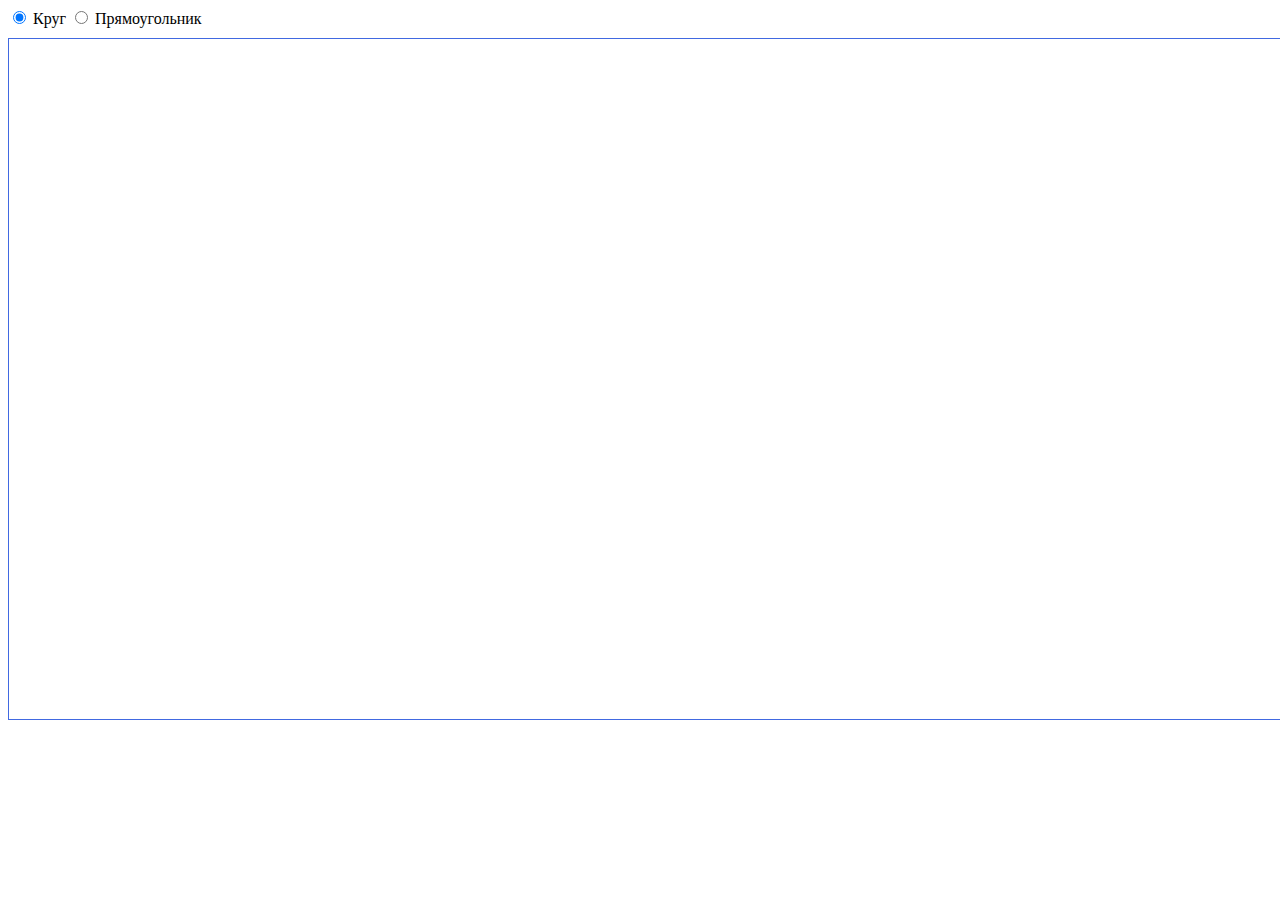
<file: 7-8/index.html>
<!DOCTYPE html>
<html lang="en">
<head>
    <meta charset="UTF-8">
    <meta name="viewport" content="width=device-width, initial-scale=1.0">
    <title>Мини графический редактор на SVG</title>
    <style>
        #svgCanvas {
            border: 1px solid royalblue;
            width: 1500px;
            height: 680px;
        }
        .controls {
            margin-bottom: 10px;
        }
    </style>
</head>
<body>

<div class="controls">
    <label><input type="radio" name="shape" value="circle" checked> Круг</label>
    <label><input type="radio" name="shape" value="rectangle"> Прямоугольник</label>
</div>

<svg id="svgCanvas"></svg>

<script>
    const svgCanvas = document.getElementById('svgCanvas');
    let selectedShape = 'circle';
    let isDrawing = false;
    let startX, startY, currentShape;

    // Обработчик выбора фигуры
    document.querySelectorAll('input[name="shape"]').forEach(radio => {
        radio.addEventListener('change', (e) => {
            selectedShape = e.target.value;
        });
    });

    // Начало рисования при нажатии ЛКМ
    svgCanvas.addEventListener('mousedown', (e) => {
        isDrawing = true;
        startX = e.offsetX;
        startY = e.offsetY;

        if (selectedShape === 'circle') {
            currentShape = document.createElementNS('http://www.w3.org/2000/svg', 'circle');
            currentShape.setAttribute('cx', startX);
            currentShape.setAttribute('cy', startY);
            currentShape.setAttribute('r', 0);
        } else if (selectedShape === 'rectangle') {
            currentShape = document.createElementNS('http://www.w3.org/2000/svg', 'rect');
            currentShape.setAttribute('x', startX);
            currentShape.setAttribute('y', startY);
            currentShape.setAttribute('width', 0);
            currentShape.setAttribute('height', 0);
        }

        currentShape.setAttribute('stroke', 'red');
        currentShape.setAttribute('fill', 'transparent');
        svgCanvas.appendChild(currentShape);
    });

    // Обновление размеров фигуры при движении мыши
    svgCanvas.addEventListener('mousemove', (e) => {
        if (!isDrawing) return;

        if (selectedShape === 'circle') {
            const radius = Math.sqrt(Math.pow(e.offsetX - startX, 2) + Math.pow(e.offsetY - startY, 2));
            currentShape.setAttribute('r', radius);
        } else if (selectedShape === 'rectangle') {
            const width = e.offsetX - startX;
            const height = e.offsetY - startY;
            currentShape.setAttribute('width', Math.abs(width));
            currentShape.setAttribute('height', Math.abs(height));

            // Определение позиции верхнего левого угла
            currentShape.setAttribute('x', width < 0 ? e.offsetX : startX);
            currentShape.setAttribute('y', height < 0 ? e.offsetY : startY);
        }
    });

    // Завершение рисования при отпускании ЛКМ
    svgCanvas.addEventListener('mouseup', () => {
        isDrawing = false;
    });
</script>

</body>
</html>
</file>
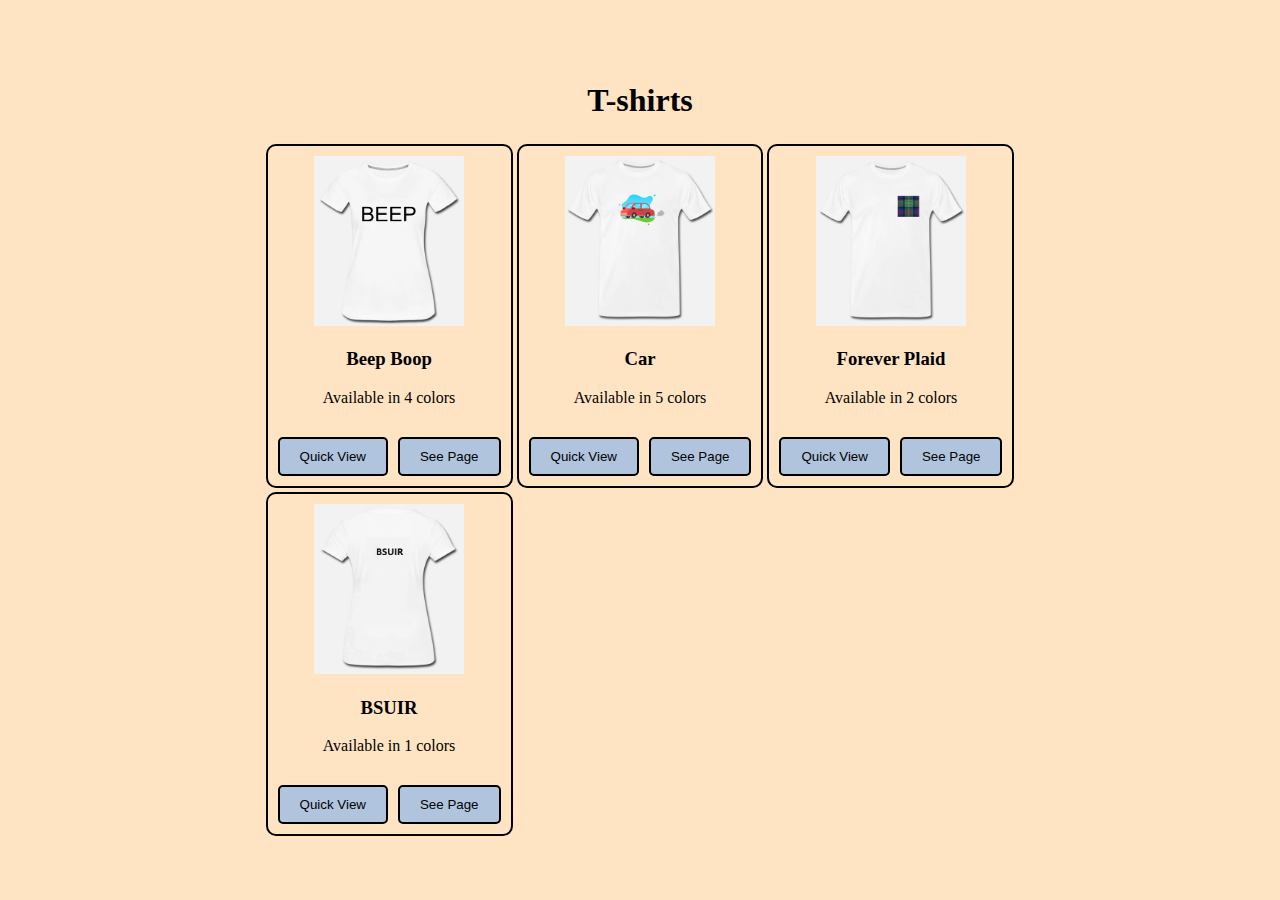
<file: laba3-4/index.html>
<!DOCTYPE html>
<html lang="en">
<head>
    <meta charset="UTF-8">
    <meta name="viewport" content="width=device-width, initial-scale=1.0">
    <title>l3</title>
    <style>
        body, html {
            margin: 0;
            padding: 0;
            height: 100%;
            display: flex;
            flex-direction: column;
            align-items: center;
            justify-content: center;
            background-color: #FFE4C4;
        }

        #shirt-container {
            text-align: center;
            width: 100%;
        }

        #shirt-image {
            width: 100%;
            max-width: 400px;
            height: auto;
            border-radius: 10px;
            margin-bottom: 20px;
        }

        .view-button {
            padding: 10px 20px;
            margin: 5px;
            cursor: pointer;
            background-color: #007BFF;
            color: white;
            border: none;
            border-radius: 5px;
            transition: background-color 0.3s;
        }

        .view-button:hover {
            background-color: #B0C4DE;
        }

        .color-button {
            padding: 10px;
            margin: 5px;
            border: none;
            color: white;
            cursor: pointer;
            border-radius: 5px;
        }

        #shirt-colors {
            display: flex;
            flex-wrap: wrap;
            justify-content: center;
            margin-bottom: 20px;
        }

        .color-button {
            flex: 1 1 30%;
            max-width: 150px;
            text-align: center;
        }

    </style>
</head>
<body>
    <h1>T-shirts</h1>
    <div id = "tableId"></div>

    <div id="modal"></div>

    <script type="module" src="scripts.js"></script>
</body>
</html>
</file>
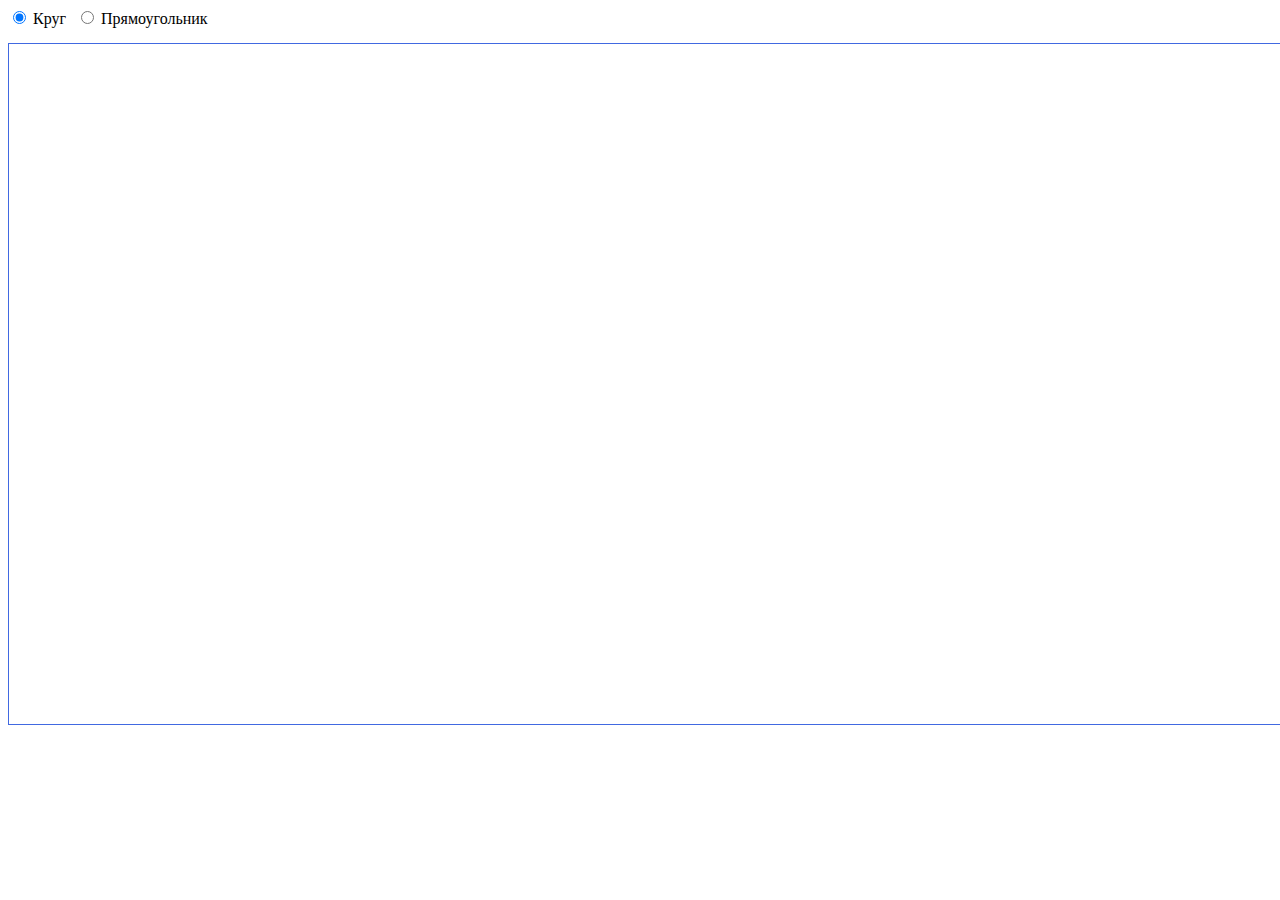
<file: 7-8/index_with_cavas.html>
<!DOCTYPE html>
<html lang="en">
<head>
    <meta charset="UTF-8">
    <meta name="viewport" content="width=device-width, initial-scale=1.0">
    <title>Canvas Graphic Editor</title>
    <style>
        #canvas {
            border: 1px solid royalblue;
            cursor: crosshair;
            margin-top: 10px;
        }
        .controls {
            display: flex;
            gap: 10px;
            margin-bottom: 5px;
        }
    </style>
</head>
<body>

<div class="controls">
    <label><input type="radio" name="shape" value="circle" checked> Круг</label>
    <label><input type="radio" name="shape" value="rectangle"> Прямоугольник</label>
</div>

<canvas id="canvas" width="1500" height="680"></canvas>

<script>
    const canvas = document.getElementById('canvas');
    const ctx = canvas.getContext('2d');

    let selectedShape = 'circle';
    let isDrawing = false;
    let startX, startY;

    // Хранение нарисованных фигур
    const shapes = [];

    document.querySelectorAll('input[name="shape"]').forEach(radio => {
        radio.addEventListener('change', (e) => {
            selectedShape = e.target.value;
        });
    });

    canvas.addEventListener('mousedown', (e) => {
        isDrawing = true;
        startX = e.offsetX;
        startY = e.offsetY;
    });

    canvas.addEventListener('mousemove', (e) => {
        if (!isDrawing) return;

        const currentX = e.offsetX;
        const currentY = e.offsetY;

        ctx.clearRect(0, 0, canvas.width, canvas.height);
        redrawShapes();

        if (selectedShape === 'circle') {
            const radius = Math.sqrt(Math.pow(currentX - startX, 2) + Math.pow(currentY - startY, 2));
            drawCircle(startX, startY, radius);
        } else if (selectedShape === 'rectangle') {
            const width = currentX - startX;
            const height = currentY - startY;
            drawRectangle(startX, startY, width, height);
        }
    });

    canvas.addEventListener('mouseup', (e) => {
        isDrawing = false;
        const endX = e.offsetX;
        const endY = e.offsetY;

        if (selectedShape === 'circle') {
            const radius = Math.sqrt(Math.pow(endX - startX, 2) + Math.pow(endY - startY, 2));
            shapes.push({ type: 'circle', x: startX, y: startY, radius: radius, color: 'yellow' });
        } else if (selectedShape === 'rectangle') {
            const width = endX - startX;
            const height = endY - startY;
            shapes.push({ type: 'rectangle', x: startX, y: startY, width: width, height: height, color: 'brown' });
        }

        redrawShapes();
    });

    function redrawShapes() {
        shapes.forEach(shape => {
            if (shape.type === 'circle') {
                drawCircle(shape.x, shape.y, shape.radius, shape.color);
            } else if (shape.type === 'rectangle') {
                drawRectangle(shape.x, shape.y, shape.width, shape.height, shape.color);
            }
        });
    }

    function drawCircle(x, y, radius, color = 'yellow') {
        ctx.beginPath(); // Изоляция новой фигуры
        ctx.arc(x, y, radius, 0, Math.PI * 2); // метод для рисования круга
        ctx.strokeStyle = color;
        ctx.stroke(); // обновляет линию окружности
    }

    function drawRectangle(x, y, width, height, color = 'brown') {
        ctx.beginPath();
        ctx.rect(
            width < 0 ? x + width : x,
            height < 0 ? y + height : y,
            Math.abs(width),
            Math.abs(height)
        );
        ctx.strokeStyle = color;
        ctx.stroke();
    }
</script>

</body>
</html>
</file>
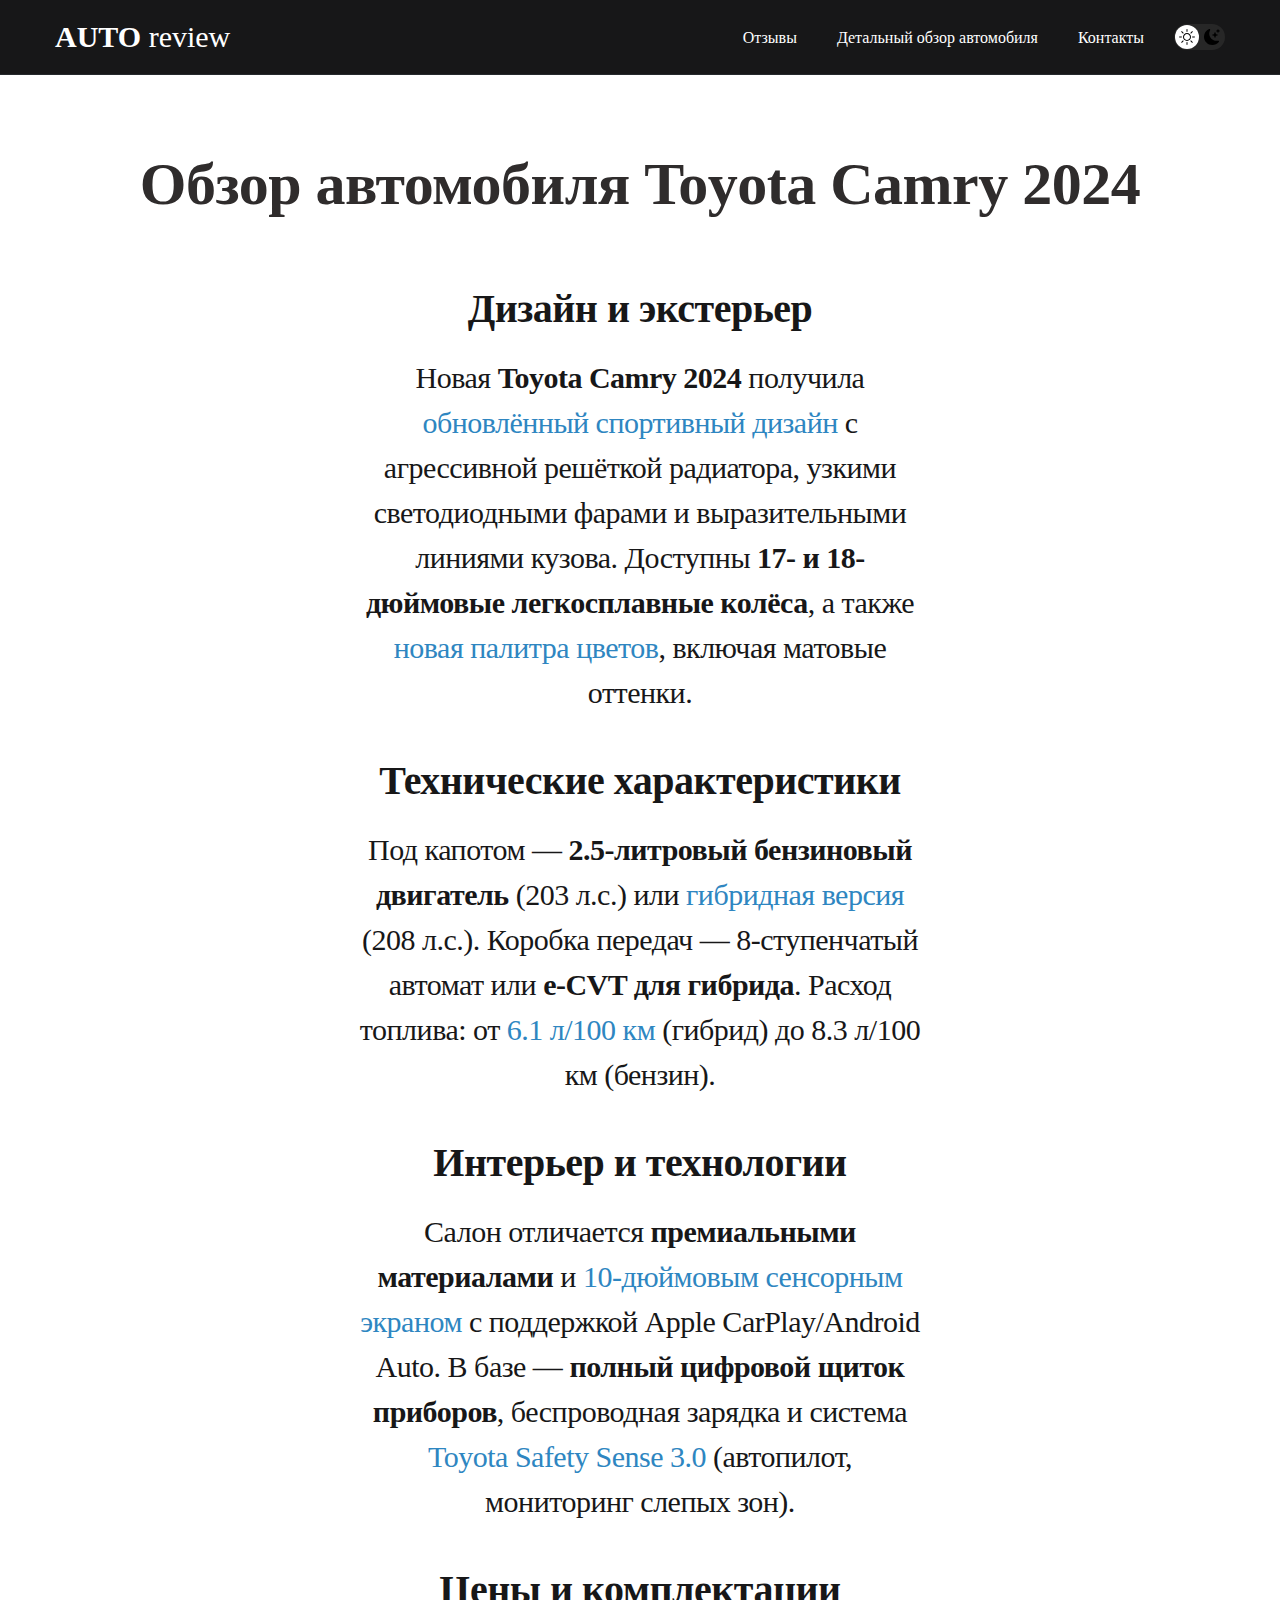
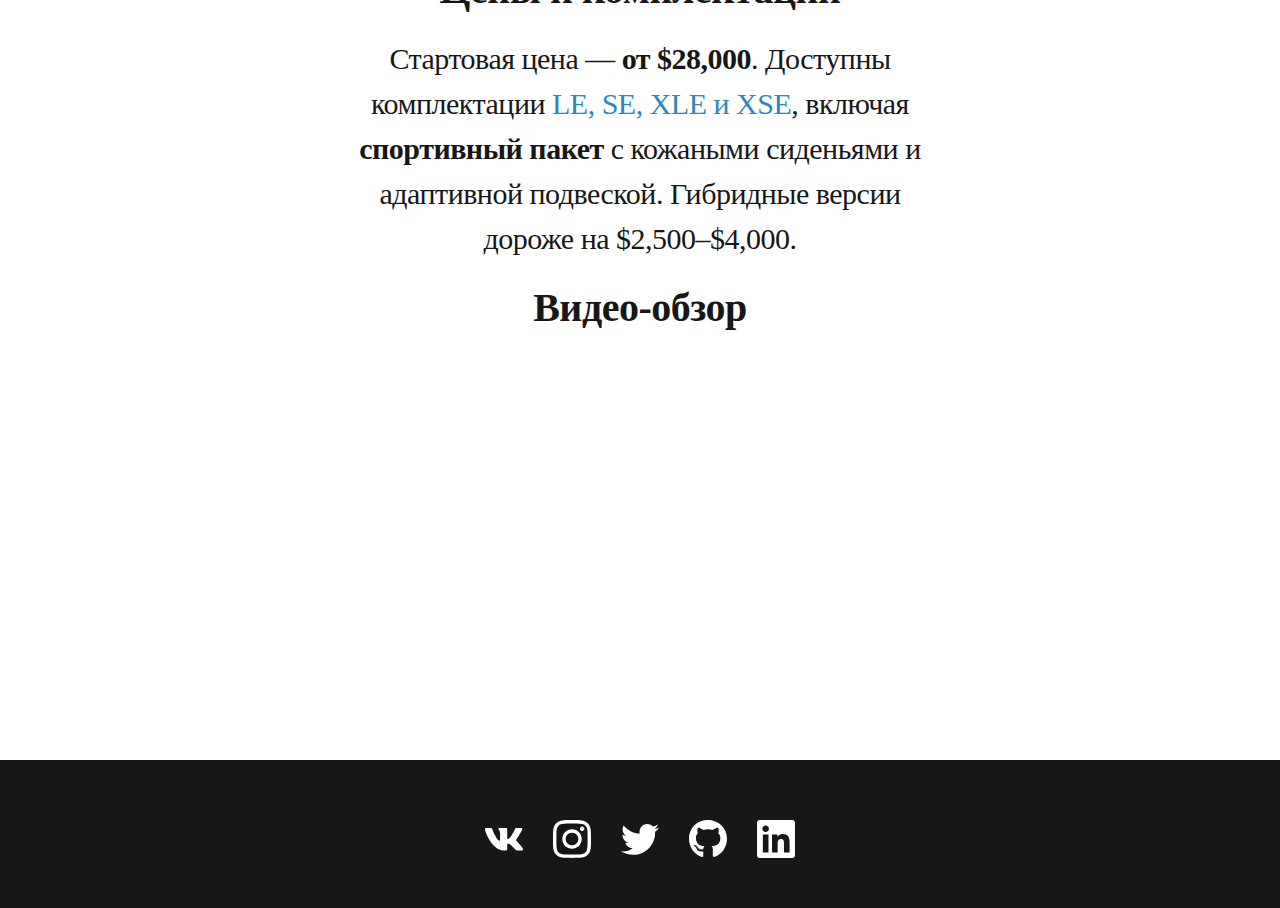
<file: AUTOreview/author.html>
<!DOCTYPE html>
<html lang="en">
<head>
    <meta charset="UTF-8">
    <meta http-equiv="X-UA-Compatible" content="IE=edge">
    <meta name="viewport" content="width=device-width, initial-scale=1.0">
    <title>AUTO rewiew</title>
    <link rel="stylesheet" href="./css/main.css">
</head>
<body>
<nav class="nav">
    <div class="container">
        <button class="burger-menu" id="burger">
            <span class="burger-menu__line"></span>
            <span class="burger-menu__line"></span>
            <span class="burger-menu__line"></span>
        </button>
        <div class="nav-row">


            <a href="./index.html" class="logo"><strong>AUTO</strong> review</a>

            <ul class="nav-list">
                <li class="nav-list__item"><a href="./index.html" class="nav-list__link">Отзывы</a></li>
                <li class="nav-list__item"><a href="./author.html" class="nav-list__link">Детальный обзор автомобиля</a></li>
                <li class="nav-list__item"><a href="./contacts.html" class="nav-list__link">Контакты</a></li>
            </ul>

            <button class="dark-mode-btn">
                <img src="./img/icons/sun.svg" alt="Light mode" class="dark-mode-btn__icon">
                <img src="./img/icons/moon.svg" alt="Dark mode" class="dark-mode-btn__icon">
            </button>
        </div>
    </div>
</nav>

<main class="section">
    <div class="container">
        <h1 class="title-1">Обзор автомобиля Toyota Camry 2024</h1>

        <ul class="content-list">
            <li class="content-list__item">
                <h2 class="title-2">Дизайн и экстерьер</h2>
                <p>Новая <strong>Toyota Camry 2024</strong> получила <span style="color: #2E86C1;">обновлённый спортивный дизайн</span> с агрессивной решёткой радиатора, узкими светодиодными фарами и выразительными линиями кузова. Доступны <strong>17- и 18-дюймовые легкосплавные колёса</strong>, а также <span style="color: #2E86C1;">новая палитра цветов</span>, включая матовые оттенки.</p>
            </li>
            <li class="content-list__item">
                <h2 class="title-2">Технические характеристики</h2>
                <p>Под капотом — <strong>2.5-литровый бензиновый двигатель</strong> (203 л.с.) или <span style="color: #2E86C1;">гибридная версия</span> (208 л.с.). Коробка передач — 8-ступенчатый автомат или <strong>e-CVT для гибрида</strong>. Расход топлива: от <span style="color: #2E86C1;">6.1 л/100 км</span> (гибрид) до 8.3 л/100 км (бензин).</p>
            </li>
            <li class="content-list__item">
                <h2 class="title-2">Интерьер и технологии</h2>
                <p>Салон отличается <strong>премиальными материалами</strong> и <span style="color: #2E86C1;">10-дюймовым сенсорным экраном</span> с поддержкой Apple CarPlay/Android Auto. В базе — <strong>полный цифровой щиток приборов</strong>, беспроводная зарядка и система <span style="color: #2E86C1;">Toyota Safety Sense 3.0</span> (автопилот, мониторинг слепых зон).</p>
            </li>
            <li class="content-list__item">
                <h2 class="title-2">Цены и комплектации</h2>
                <p>Стартовая цена — <strong>от $28,000</strong>. Доступны комплектации <span style="color: #2E86C1;">LE, SE, XLE и XSE</span>, включая <strong>спортивный пакет</strong> с кожаными сиденьями и адаптивной подвеской. Гибридные версии дороже на $2,500–$4,000.</p>
            </li>
        </ul>
    <br>
        <h2 class="title-2" style="text-align: center;">Видео-обзор</h2>
        </br>
        <div style="display: flex; justify-content: center;">
    <br>
        <iframe width="560" height="315" src="https://www.youtube.com/embed/zgi3OuXNiY4?si=JVxBJT310QIdSX7C" title="YouTube video player" frameborder="0" allow="accelerometer; autoplay; clipboard-write; encrypted-media; gyroscope; picture-in-picture; web-share" referrerpolicy="strict-origin-when-cross-origin" allowfullscreen></iframe>
    </br>
            </div>
    </div>
</main>

    <footer class="footer">
        <div class="container">
            <div class="footer__wrapper">
                <ul class="social">
                    <li class="social__item"><a href="#!"><img src="./img/icons/vk.svg" alt="Link"></a></li>
                    <li class="social__item"><a href="#!"><img src="./img/icons/instagram.svg" alt="Link"></a></li>
                    <li class="social__item"><a href="#!"><img src="./img/icons/twitter.svg" alt="Link"></a></li>
                    <li class="social__item"><a href="#!"><img src="./img/icons/gitHub.svg" alt="Link"></a></li>
                    <li class="social__item"><a href="#!"><img src="./img/icons/linkedIn.svg" alt="Link"></a></li>
                </ul>
            </div>
        </div>
    </footer>

    <script src="./js/main.js"></script>
    <script defer src="js/menu.js"></script>

</body>
</html>
</file>
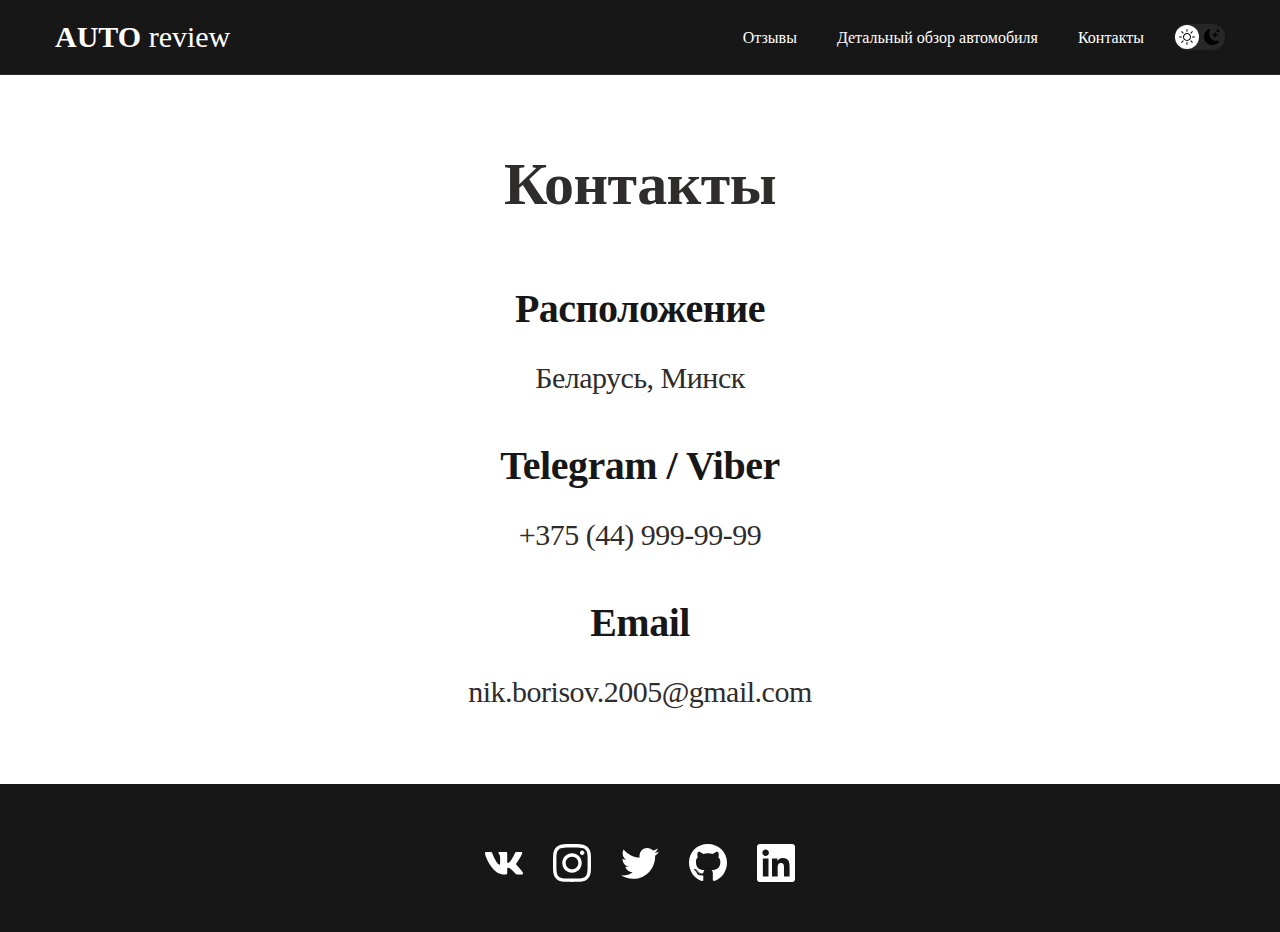
<file: AUTOreview/contacts.html>
<!DOCTYPE html>
<html lang="en">
<head>
    <meta charset="UTF-8">
    <meta http-equiv="X-UA-Compatible" content="IE=edge">
    <meta name="viewport" content="width=device-width, initial-scale=1.0">
    <title>AUTO rewiew</title>
    <link rel="stylesheet" href="./css/main.css">
    <link rel="stylesheet" href="./css/reset.css">
</head>
<body>
<nav class="nav">
    <div class="container">
        <button class="burger-menu" id="burger">
            <span class="burger-menu__line"></span>
            <span class="burger-menu__line"></span>
            <span class="burger-menu__line"></span>
        </button>
        <div class="nav-row">


            <a href="./index.html" class="logo"><strong>AUTO</strong> review</a>

            <ul class="nav-list">
                <li class="nav-list__item"><a href="./index.html" class="nav-list__link">Отзывы</a></li>
                <li class="nav-list__item"><a href="./author.html" class="nav-list__link">Детальный обзор автомобиля</a></li>
                <li class="nav-list__item"><a href="./contacts.html" class="nav-list__link">Контакты</a></li>
            </ul>

            <button class="dark-mode-btn">
                <img src="./img/icons/sun.svg" alt="Light mode" class="dark-mode-btn__icon">
                <img src="./img/icons/moon.svg" alt="Dark mode" class="dark-mode-btn__icon">
            </button>
        </div>
    </div>
</nav>

    <main class="section">
        <div class="container">
                <h1 class="title-1">Контакты</h1>

                <ul class="content-list">
                    <li class="content-list__item">
                        <h2 class="title-2">Расположение</h2>
                        <p><a href="https://yandex.by/maps/157/minsk/?ll=27.555691%2C53.902735&z=12">Беларусь, Минск</a></p>
                    </li>
                    <li class="content-list__item">
                        <h2 class="title-2">Telegram / Viber</h2>
                        <p><a href="tel:+79051234567">+375 (44) 999-99-99</a></p>
                    </li>
                    <li class="content-list__item">
                        <h2 class="title-2">Email</h2>
                        <p><a href="mailto:nik.borisov.2005@gmail.com">nik.borisov.2005@gmail.com</a></p>
                    </li>
                </ul>

        </div>
    </main>

    <footer class="footer">
        <div class="container">
            <div class="footer__wrapper">
                <ul class="social">
                    <li class="social__item"><a href="#!"><img src="./img/icons/vk.svg" alt="Link"></a></li>
                    <li class="social__item"><a href="#!"><img src="./img/icons/instagram.svg" alt="Link"></a></li>
                    <li class="social__item"><a href="#!"><img src="./img/icons/twitter.svg" alt="Link"></a></li>
                    <li class="social__item"><a href="#!"><img src="./img/icons/gitHub.svg" alt="Link"></a></li>
                    <li class="social__item"><a href="#!"><img src="./img/icons/linkedIn.svg" alt="Link"></a></li>
                </ul>
            </div>
        </div>
    </footer>

    <script src="./js/main.js"></script>
    <script defer src="js/menu.js"></script>

</body>
</html>
</file>
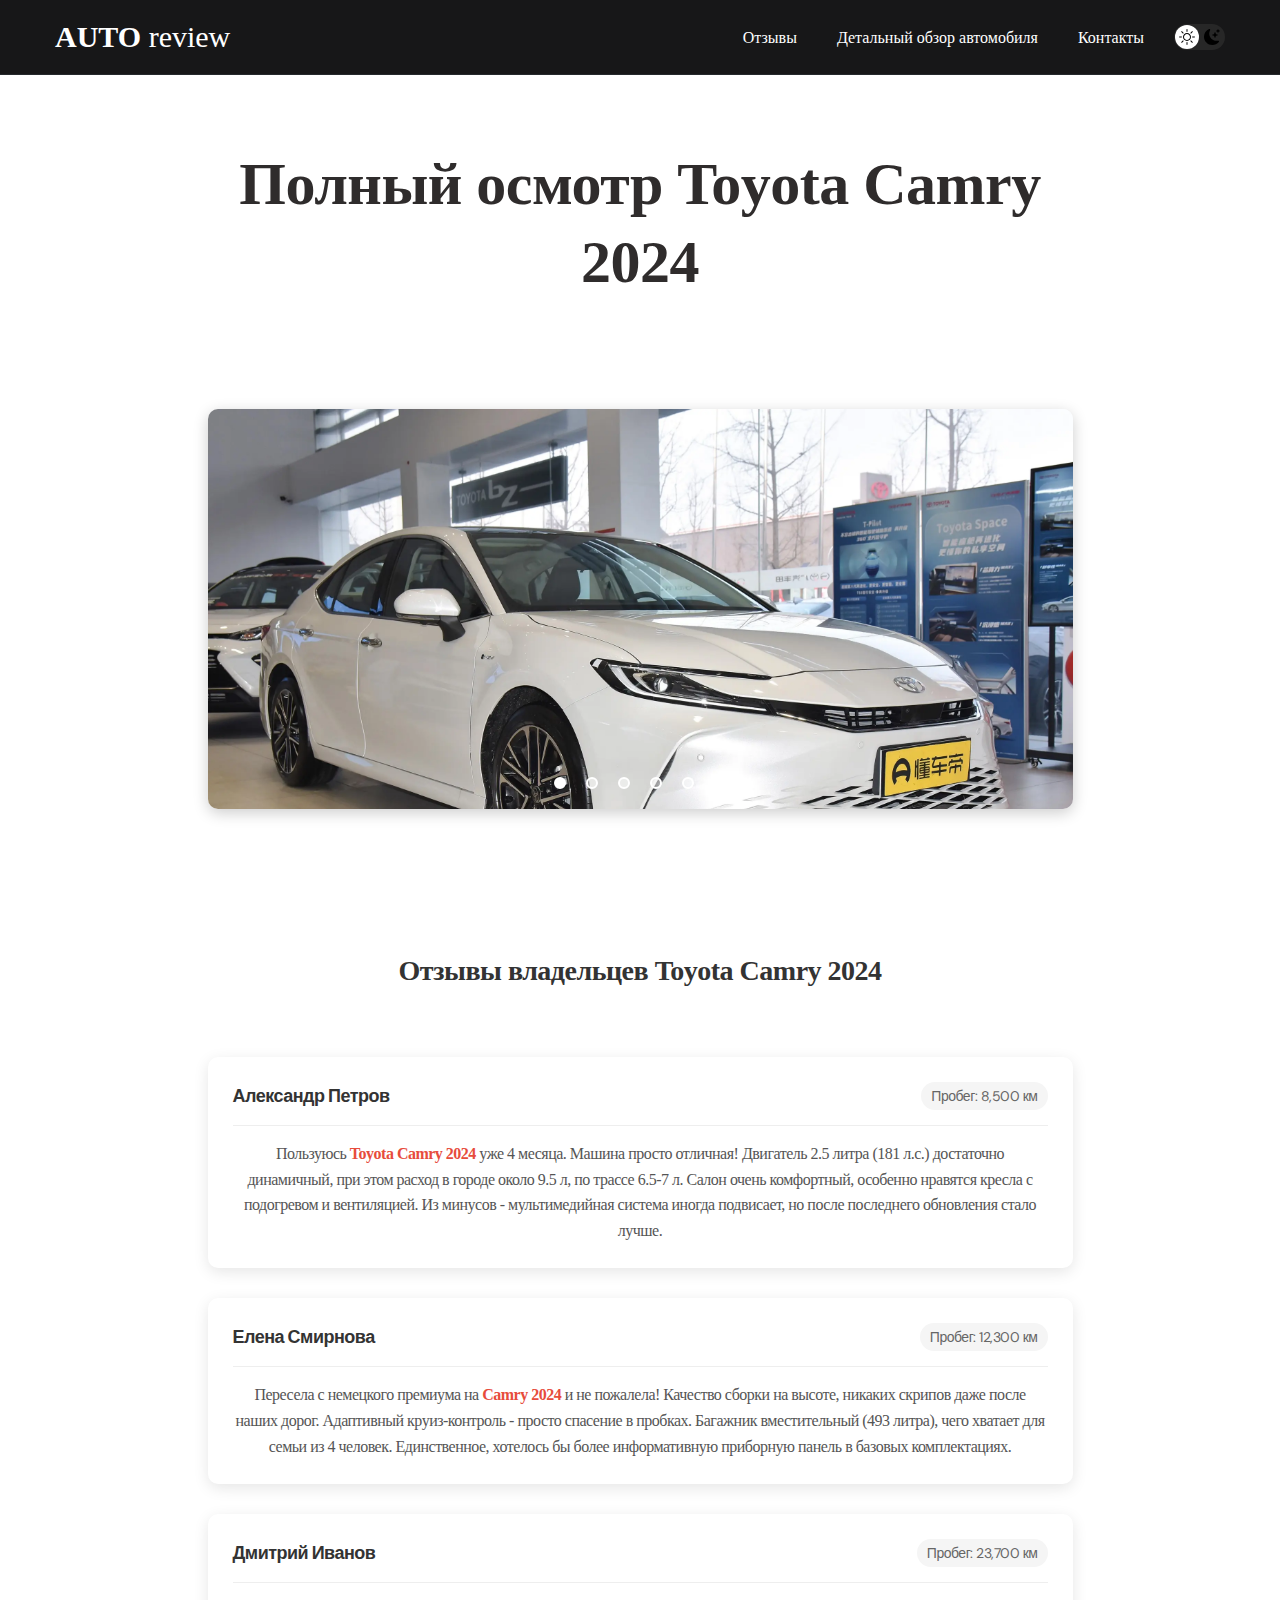
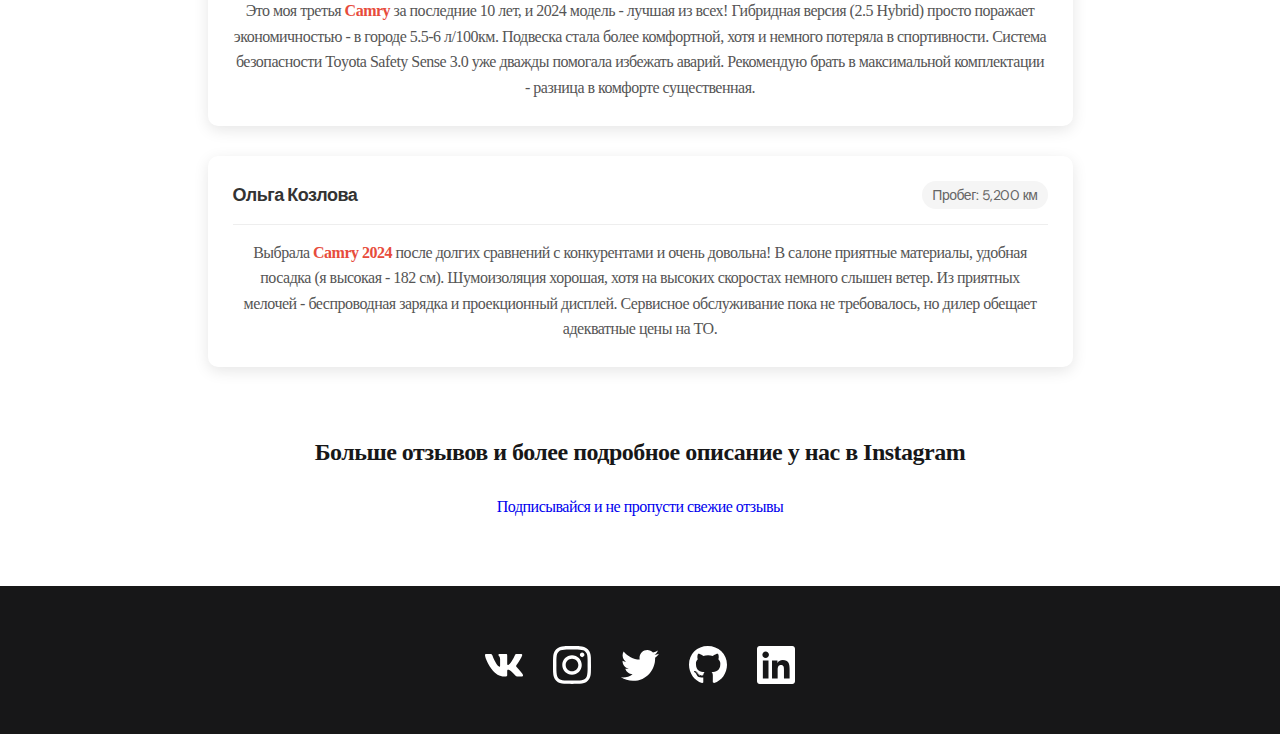
<file: AUTOreview/project-page.html>
<!DOCTYPE html>
<html lang="en">
<head>
    <meta charset="UTF-8">
    <meta http-equiv="X-UA-Compatible" content="IE=edge">
    <meta name="viewport" content="width=device-width, initial-scale=1.0">
    <title>AUTO rewiew</title>
    <link rel="stylesheet" href="./css/main.css">
    <link rel="stylesheet" href="./css/style.css">
    <meta charset="utf-8">
    <style>
        /* Стили для карточек отзывов */
        .reviews-container {
            max-width: 900px;
            margin: 40px auto;
        }

        .review-card {
            background-color: #fff;
            border-radius: 10px;
            box-shadow: 0 4px 15px rgba(0, 0, 0, 0.1);
            padding: 25px;
            margin-bottom: 30px;
            transition: transform 0.3s ease;
        }

        .review-card:hover {
            transform: translateY(-5px);
        }

        .review-header {
            display: flex;
            justify-content: space-between;
            align-items: center;
            margin-bottom: 15px;
            border-bottom: 1px solid #eee;
            padding-bottom: 15px;
        }

        .review-author {
            font-weight: 700;
            font-size: 18px;
            color: #333;
        }

        .review-mileage {
            background-color: #f5f5f5;
            padding: 5px 10px;
            border-radius: 20px;
            font-size: 14px;
            color: #666;
        }

        .review-content {
            line-height: 1.6;
            color: #555;
        }

        .review-model {
            color: #e74c3c;
            font-weight: 600;
        }

        .section-title {
            text-align: center;
            margin: 50px 0 30px;
            font-size: 28px;
            color: #333;
        }

        /* Стили для карусели */
        .slider {
            position: relative;
            width: 100%;
            max-height: 900px;
            max-width: 900px;
            margin: 0 auto;
            overflow: hidden;
            border-radius: 10px;
            box-shadow: 0 4px 15px rgba(0, 0, 0, 0.2);
        }

        .slider-items {
            display: flex;
            transition: transform 0.5s ease;
        }

        .slider-items .item {
            min-width: 100%;
            box-sizing: border-box;
        }

        .slider-items .item img {
            width: 100%;
            height: auto;
            display: block;
        }

        .slider-nav {
            position: absolute;
            bottom: 20px;
            left: 0;
            right: 0;
            text-align: center;
            z-index: 10;
        }

        .slider-nav-item {
            display: inline-block;
            width: 12px;
            height: 12px;
            background-color: rgba(255, 255, 255, 0.5);
            border-radius: 50%;
            margin: 0 5px;
            cursor: pointer;
            transition: background-color 0.3s;
        }

        .slider-nav-item:hover {
            background-color: rgba(255, 255, 255, 0.8);
        }

        input[name="s"] {
            display: none;
        }

        #s1:checked ~ .slider-items {
            transform: translateX(0%);
        }
        #s2:checked ~ .slider-items {
            transform: translateX(-100%);
        }
        #s3:checked ~ .slider-items {
            transform: translateX(-200%);
        }
        #s4:checked ~ .slider-items {
            transform: translateX(-300%);
        }
        #s5:checked ~ .slider-items {
            transform: translateX(-400%);
        }
        #s6:checked ~ .slider-items {
            transform: translateX(-500%);
        }

        #s1:checked ~ .slider-nav label[for="s1"],
        #s2:checked ~ .slider-nav label[for="s2"],
        #s3:checked ~ .slider-nav label[for="s3"],
        #s4:checked ~ .slider-nav label[for="s4"],
        #s5:checked ~ .slider-nav label[for="s5"],
        #s6:checked ~ .slider-nav label[for="s6"] {
            background-color: #fff;
        }
    </style>
</head>
<body>
<nav class="nav">
    <div class="container">
        <button class="burger-menu" id="burger">
            <span class="burger-menu__line"></span>
            <span class="burger-menu__line"></span>
            <span class="burger-menu__line"></span>
        </button>
        <div class="nav-row">
            <a href="./index.html" class="logo"><strong>AUTO</strong> review</a>
            <ul class="nav-list">
                <li class="nav-list__item"><a href="./index.html" class="nav-list__link">Отзывы</a></li>
                <li class="nav-list__item"><a href="./author.html" class="nav-list__link">Детальный обзор автомобиля</a></li>
                <li class="nav-list__item"><a href="./contacts.html" class="nav-list__link">Контакты</a></li>
            </ul>
            <button class="dark-mode-btn">
                <img src="./img/icons/sun.svg" alt="Light mode" class="dark-mode-btn__icon">
                <img src="./img/icons/moon.svg" alt="Dark mode" class="dark-mode-btn__icon">
            </button>
        </div>
    </div>
</nav>

<main class="section">
    <div class="с-container">
        <div class="project-details">
            <h1 class="title-1">Полный осмотр Toyota Camry 2024</h1>
            <div class="wrapper">
                <div class="slider">
                    <input type="radio" name="s" id="s1" checked>
                    <input type="radio" name="s" id="s2">
                    <input type="radio" name="s" id="s3">
                    <input type="radio" name="s" id="s4">
                    <input type="radio" name="s" id="s5">
                    <input type="radio" name="s" id="s6">

                    <div class="slider-items">
                        <div class="item">
                            <img src="./img/projects/kamry1.webp" alt="Toyota Camry 2024">
                        </div>
                        <div class="item">
                            <img src="./img/projects/kamry2.webp" alt="Toyota Camry 2024 интерьер">
                        </div>
                        <div class="item">
                            <img src="./img/projects/kamry3.webp" alt="Toyota Camry 2024 задняя часть">
                        </div>
                        <div class="item">
                            <img src="./img/projects/kamry4.webp" alt="Toyota Camry 2024 боковой вид">
                        </div>
                        <div class="item">
                            <img src="./img/projects/kamry5.webp" alt="Toyota Camry 2024 приборная панель">
                        </div>
                        <div class="item">
                            <img src="./img/projects/kamry6.webp" alt="Toyota Camry 2024 мультимедиа">
                        </div>
                    </div>

                    <div class="slider-nav">
                        <label for="s1" class="slider-nav-item"></label>
                        <label for="s2" class="slider-nav-item"></label>
                        <label for="s3" class="slider-nav-item"></label>
                        <label for="s4" class="slider-nav-item"></label>
                        <label for="s5" class="slider-nav-item"></label>
                        <label for="s6" class="slider-nav-item"></label>
                    </div>
                </div>
            </div>

            <h2 class="section-title"><strong>Отзывы владельцев Toyota Camry 2024</strong></h2>

            <div class="reviews-container">
                <!-- Отзыв 1 -->
                <div class="review-card">
                    <div class="review-header">
                        <span class="review-author">Александр Петров</span>
                        <span class="review-mileage">Пробег: 8,500 км</span>
                    </div>
                    <div class="review-content">
                        <p>Пользуюсь <span class="review-model">Toyota Camry 2024</span> уже 4 месяца. Машина просто отличная!
                            Двигатель 2.5 литра (181 л.с.) достаточно динамичный, при этом расход в городе около 9.5 л,
                            по трассе 6.5-7 л. Салон очень комфортный, особенно нравятся кресла с подогревом и вентиляцией.
                            Из минусов - мультимедийная система иногда подвисает, но после последнего обновления стало лучше.</p>
                    </div>
                </div>

                <!-- Отзыв 2 -->
                <div class="review-card">
                    <div class="review-header">
                        <span class="review-author">Елена Смирнова</span>
                        <span class="review-mileage">Пробег: 12,300 км</span>
                    </div>
                    <div class="review-content">
                        <p>Пересела с немецкого премиума на <span class="review-model">Camry 2024</span> и не пожалела!
                            Качество сборки на высоте, никаких скрипов даже после наших дорог.
                            Адаптивный круиз-контроль - просто спасение в пробках.
                            Багажник вместительный (493 литра), чего хватает для семьи из 4 человек.
                            Единственное, хотелось бы более информативную приборную панель в базовых комплектациях.</p>
                    </div>
                </div>

                <!-- Отзыв 3 -->
                <div class="review-card">
                    <div class="review-header">
                        <span class="review-author">Дмитрий Иванов</span>
                        <span class="review-mileage">Пробег: 23,700 км</span>
                    </div>
                    <div class="review-content">
                        <p>Это моя третья <span class="review-model">Camry</span> за последние 10 лет, и 2024 модель - лучшая из всех!
                            Гибридная версия (2.5 Hybrid) просто поражает экономичностью - в городе 5.5-6 л/100км.
                            Подвеска стала более комфортной, хотя и немного потеряла в спортивности.
                            Система безопасности Toyota Safety Sense 3.0 уже дважды помогала избежать аварий.
                            Рекомендую брать в максимальной комплектации - разница в комфорте существенная.</p>
                    </div>
                </div>

                <!-- Отзыв 4 -->
                <div class="review-card">
                    <div class="review-header">
                        <span class="review-author">Ольга Козлова</span>
                        <span class="review-mileage">Пробег: 5,200 км</span>
                    </div>
                    <div class="review-content">
                        <p>Выбрала <span class="review-model">Camry 2024</span> после долгих сравнений с конкурентами и очень довольна!
                            В салоне приятные материалы, удобная посадка (я высокая - 182 см).
                            Шумоизоляция хорошая, хотя на высоких скоростах немного слышен ветер.
                            Из приятных мелочей - беспроводная зарядка и проекционный дисплей.
                            Сервисное обслуживание пока не требовалось, но дилер обещает адекватные цены на ТО.</p>
                    </div>
                </div>
            </div>

            <div class="project-details__desc">
                <p>Больше отзывов и более подробное описание у нас в Instagram</p>
            </div>

            <a href="#">
                <p>Подписывайся и не пропусти свежие отзывы</p>
            </a>
        </div>
    </div>
</main>

<footer class="footer">
    <div class="container">
        <div class="footer__wrapper">
            <ul class="social">
                <li class="social__item"><a href="#!"><img src="./img/icons/vk.svg" alt="Link"></a></li>
                <li class="social__item"><a href="#!"><img src="./img/icons/instagram.svg" alt="Link"></a></li>
                <li class="social__item"><a href="#!"><img src="./img/icons/twitter.svg" alt="Link"></a></li>
                <li class="social__item"><a href="#!"><img src="./img/icons/gitHub.svg" alt="Link"></a></li>
                <li class="social__item"><a href="#!"><img src="./img/icons/linkedIn.svg" alt="Link"></a></li>
            </ul>
        </div>
    </div>
</footer>

<script src="./js/main.js"></script>
<script src="./js/script.js"></script>
<script defer src="js/menu.js"></script>
<script>
    // Автоматическое переключение слайдов
    document.addEventListener('DOMContentLoaded', function() {
        let currentSlide = 1;
        const totalSlides = 6;

        function nextSlide() {
            currentSlide = (currentSlide % totalSlides) + 1;
            document.getElementById(`s${currentSlide}`).checked = true;
        }

        // Меняем слайд каждые 5 секунд
        setInterval(nextSlide, 5000);
    });
</script>
</body>
</html>
</file>
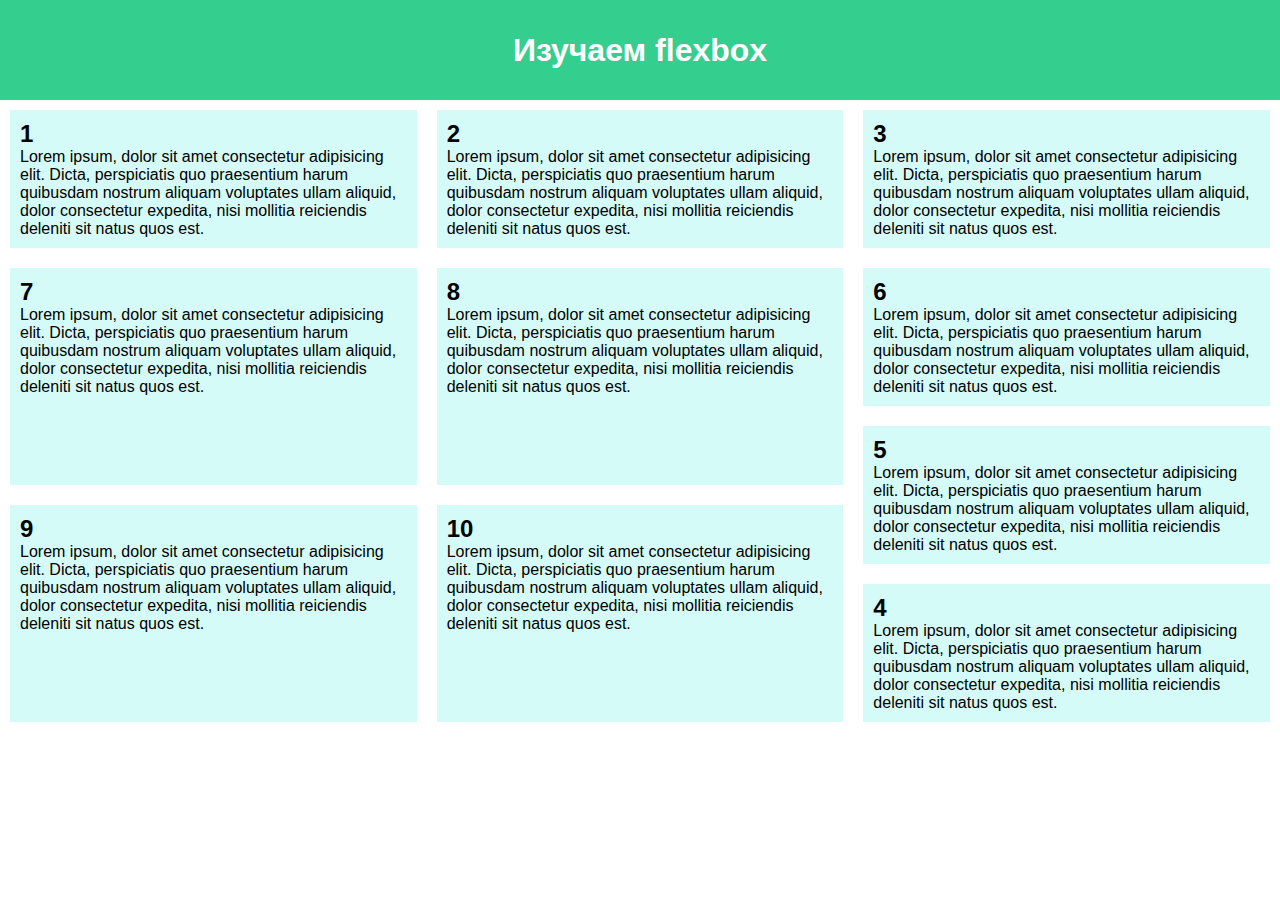
<file: EVT_lab3/EVT_lab7.html>
<!DOCTYPE html>
<html lang="en">
<head>
    <meta charset="UTF-8">
    <meta http-equiv="X-UA-Compatible" content="IE=edge">
    <meta name="viewport" content="width=device-width, initial-scale=1.0">
    <link rel="stylesheet" href="style.css">
    <title>Flex</title>
</head>
<body>
<header>
    <h1>Изучаем flexbox</h1>
</header>
<div class="group-a">
    <article>
        <h2>1</h2>
        <p>Lorem ipsum, dolor sit amet consectetur adipisicing elit. Dicta, perspiciatis quo praesentium harum quibusdam nostrum aliquam voluptates ullam aliquid, dolor consectetur expedita, nisi mollitia reiciendis deleniti sit natus quos est.</p>
    </article>
    <article>
        <h2>2</h2>
        <p>Lorem ipsum, dolor sit amet consectetur adipisicing elit. Dicta, perspiciatis quo praesentium harum quibusdam nostrum aliquam voluptates ullam aliquid, dolor consectetur expedita, nisi mollitia reiciendis deleniti sit natus quos est.</p>
    </article>
    <article>
        <h2>3</h2>
        <p>Lorem ipsum, dolor sit amet consectetur adipisicing elit. Dicta, perspiciatis quo praesentium harum quibusdam nostrum aliquam voluptates ullam aliquid, dolor consectetur expedita, nisi mollitia reiciendis deleniti sit natus quos est.</p>
    </article>
</div>
<div class="group-b">
    <div class="group-c">
        <article>
            <h2>4</h2>
            <p>Lorem ipsum, dolor sit amet consectetur adipisicing elit. Dicta, perspiciatis quo praesentium harum quibusdam nostrum aliquam voluptates ullam aliquid, dolor consectetur expedita, nisi mollitia reiciendis deleniti sit natus quos est.</p>
        </article>
        <article>
            <h2>5</h2>
            <p>Lorem ipsum, dolor sit amet consectetur adipisicing elit. Dicta, perspiciatis quo praesentium harum quibusdam nostrum aliquam voluptates ullam aliquid, dolor consectetur expedita, nisi mollitia reiciendis deleniti sit natus quos est.</p>
        </article>
        <article>
            <h2>6</h2>
            <p>Lorem ipsum, dolor sit amet consectetur adipisicing elit. Dicta, perspiciatis quo praesentium harum quibusdam nostrum aliquam voluptates ullam aliquid, dolor consectetur expedita, nisi mollitia reiciendis deleniti sit natus quos est.</p>
        </article>
    </div>
    <div class="group-d">
        <div class="group-e">
            <article>
                <h2>7</h2>
                <p>Lorem ipsum, dolor sit amet consectetur adipisicing elit. Dicta, perspiciatis quo praesentium harum quibusdam nostrum aliquam voluptates ullam aliquid, dolor consectetur expedita, nisi mollitia reiciendis deleniti sit natus quos est.</p>
            </article>
            <article>
                <h2>8</h2>
                <p>Lorem ipsum, dolor sit amet consectetur adipisicing elit. Dicta, perspiciatis quo praesentium harum quibusdam nostrum aliquam voluptates ullam aliquid, dolor consectetur expedita, nisi mollitia reiciendis deleniti sit natus quos est.</p>
            </article>
        </div>
        <div class="group-f">
            <article>
                <h2>9</h2>
                <p>Lorem ipsum, dolor sit amet consectetur adipisicing elit. Dicta, perspiciatis quo praesentium harum quibusdam nostrum aliquam voluptates ullam aliquid, dolor consectetur expedita, nisi mollitia reiciendis deleniti sit natus quos est.</p>
            </article>
            <article>
                <h2>10</h2>
                <p>Lorem ipsum, dolor sit amet consectetur adipisicing elit. Dicta, perspiciatis quo praesentium harum quibusdam nostrum aliquam voluptates ullam aliquid, dolor consectetur expedita, nisi mollitia reiciendis deleniti sit natus quos est.</p>
            </article>
        </div>
    </div>
</div>
</body>
</html>
</file>
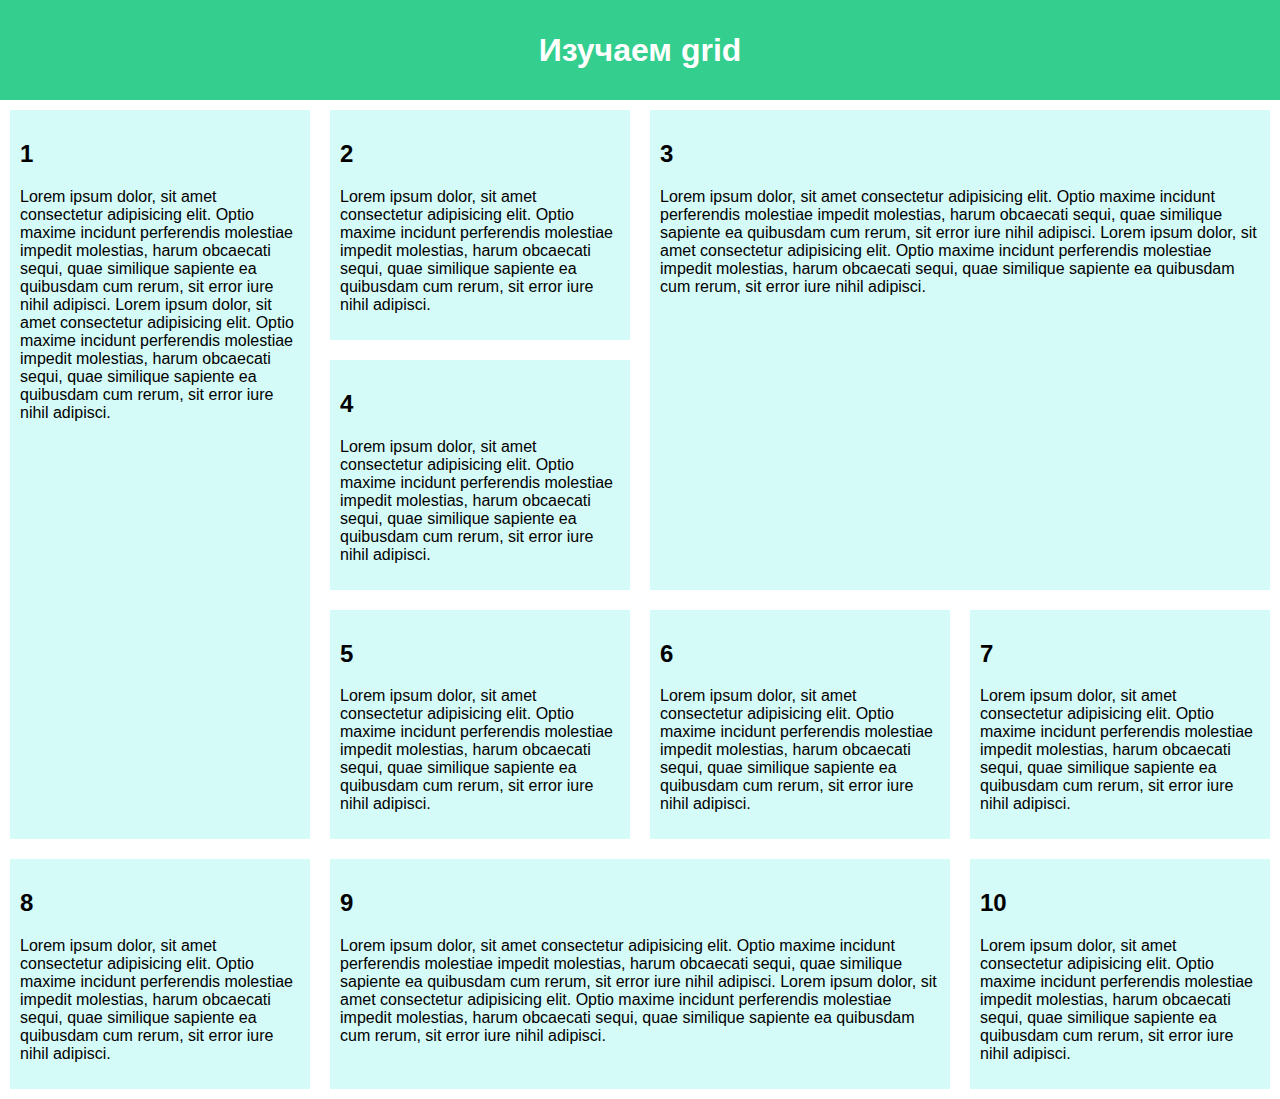
<file: EVT_lab8/EVT_lab8.html>
<!DOCTYPE html>
<html lang="en">
<head>
    <meta charset="UTF-8">
    <meta http-equiv="X-UA-Compatible" content="IE=edge">
    <meta name="viewport" content="width=device-width, initial-scale=1.0">
    <link rel="stylesheet" href="style.css">
    <title>grid</title>
</head>
<body>
    <header>
        <h1>Изучаем grid</h1>
    </header>
    <div class="grid">
        <article>
            <h2>1</h2>
            <p>Lorem ipsum dolor, sit amet consectetur adipisicing elit. Optio maxime incidunt perferendis molestiae impedit molestias, harum obcaecati sequi, quae similique sapiente ea quibusdam cum rerum, sit error iure nihil adipisci.
                Lorem ipsum dolor, sit amet consectetur adipisicing elit. Optio maxime incidunt perferendis molestiae impedit molestias, harum obcaecati sequi, quae similique sapiente ea quibusdam cum rerum, sit error iure nihil adipisci.</p>
        </article>
        <article>
            <h2>2</h2>
            <p>Lorem ipsum dolor, sit amet consectetur adipisicing elit. Optio maxime incidunt perferendis molestiae impedit molestias, harum obcaecati sequi, quae similique sapiente ea quibusdam cum rerum, sit error iure nihil adipisci.
            </p>
        </article>
        <article>
            <h2>3</h2>
            <p>Lorem ipsum dolor, sit amet consectetur adipisicing elit. Optio maxime incidunt perferendis molestiae impedit molestias, harum obcaecati sequi, quae similique sapiente ea quibusdam cum rerum, sit error iure nihil adipisci.
                Lorem ipsum dolor, sit amet consectetur adipisicing elit. Optio maxime incidunt perferendis molestiae impedit molestias, harum obcaecati sequi, quae similique sapiente ea quibusdam cum rerum, sit error iure nihil adipisci.</p>
        </article>
        <article>
            <h2>4</h2>
            <p>Lorem ipsum dolor, sit amet consectetur adipisicing elit. Optio maxime incidunt perferendis molestiae impedit molestias, harum obcaecati sequi, quae similique sapiente ea quibusdam cum rerum, sit error iure nihil adipisci.
            </p>
        </article>
        <article>
            <h2>5</h2>
            <p>Lorem ipsum dolor, sit amet consectetur adipisicing elit. Optio maxime incidunt perferendis molestiae impedit molestias, harum obcaecati sequi, quae similique sapiente ea quibusdam cum rerum, sit error iure nihil adipisci.
            </p>
        </article>
        <article>
            <h2>6</h2>
            <p>Lorem ipsum dolor, sit amet consectetur adipisicing elit. Optio maxime incidunt perferendis molestiae impedit molestias, harum obcaecati sequi, quae similique sapiente ea quibusdam cum rerum, sit error iure nihil adipisci.
            </p>
        </article>
        <article>
            <h2>7</h2>
            <p>Lorem ipsum dolor, sit amet consectetur adipisicing elit. Optio maxime incidunt perferendis molestiae impedit molestias, harum obcaecati sequi, quae similique sapiente ea quibusdam cum rerum, sit error iure nihil adipisci.
            </p>
        </article>
        <article>
            <h2>8</h2>
            <p>Lorem ipsum dolor, sit amet consectetur adipisicing elit. Optio maxime incidunt perferendis molestiae impedit molestias, harum obcaecati sequi, quae similique sapiente ea quibusdam cum rerum, sit error iure nihil adipisci.
            </p>
        </article>
        <article>
            <h2>9</h2>
            <p>Lorem ipsum dolor, sit amet consectetur adipisicing elit. Optio maxime incidunt perferendis molestiae impedit molestias, harum obcaecati sequi, quae similique sapiente ea quibusdam cum rerum, sit error iure nihil adipisci.
                Lorem ipsum dolor, sit amet consectetur adipisicing elit. Optio maxime incidunt perferendis molestiae impedit molestias, harum obcaecati sequi, quae similique sapiente ea quibusdam cum rerum, sit error iure nihil adipisci.</p>
        </article>
        <article>
            <h2>10</h2>
            <p>Lorem ipsum dolor, sit amet consectetur adipisicing elit. Optio maxime incidunt perferendis molestiae impedit molestias, harum obcaecati sequi, quae similique sapiente ea quibusdam cum rerum, sit error iure nihil adipisci.
            </p>
        </article>
    </div>   
       
      
</body>
</html>
</file>
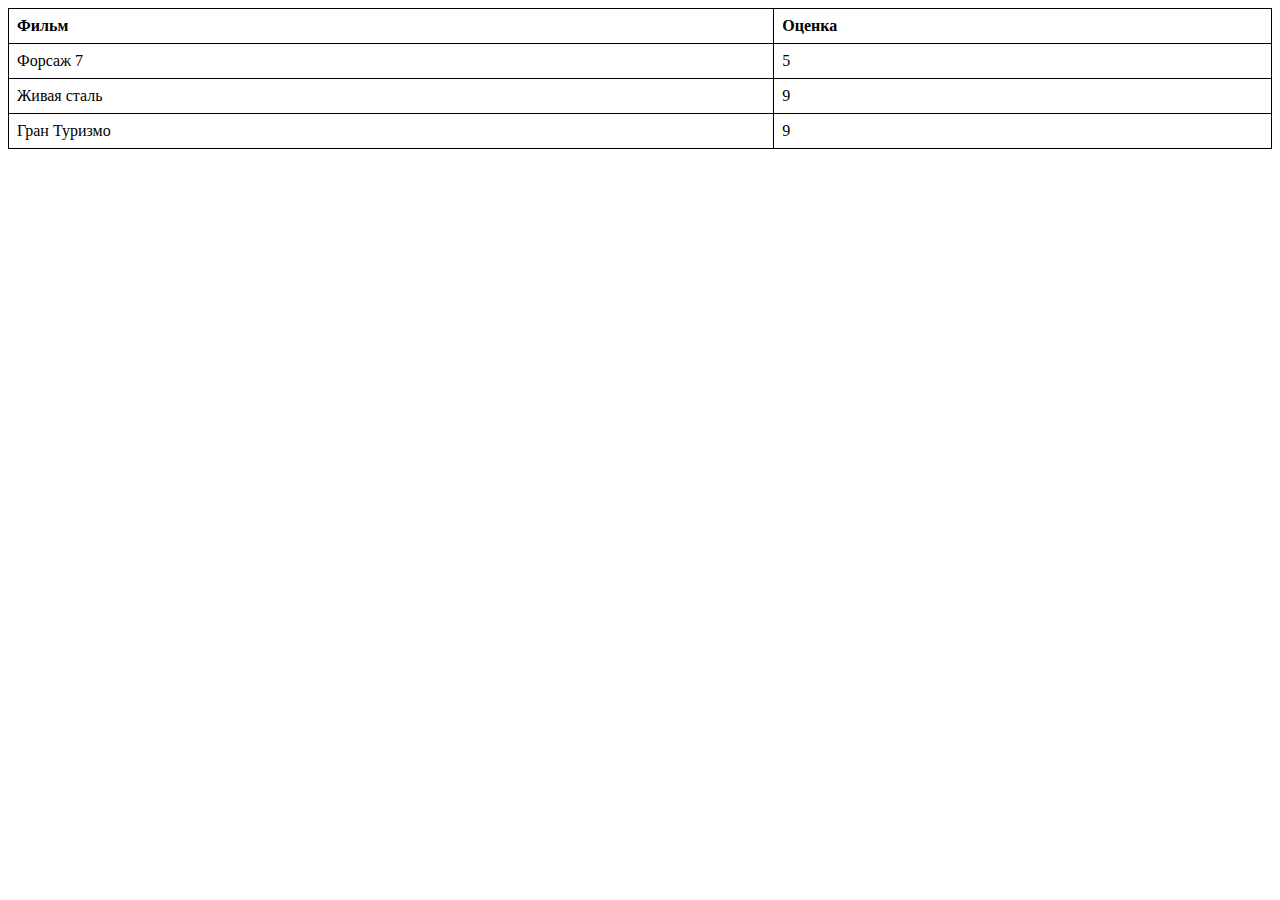
<file: laba1/film.html>
<!DOCTYPE html>
<html lang="ru">

<head>
    <meta charset="UTF-8">
    <meta name="viewport" content="width=device-width, initial-scale=1.0">
    <title>База данных фильмов</title>
    <style>
        table {
            width: 100%;
            border-collapse: collapse;
        }

        th, td {
            border: 1px solid black;
            padding: 8px;
            text-align: left;
        }
    </style>
</head>

<body>
    <script>
        const personalMovieDB = {
            privat: false,
            movies: {
                "Форсаж 7": 5,
                "Живая сталь": 9,
                "Гран Туризмо": 9
            }
        };

        function displayMoviesTable() {
            const table = document.createElement('table');
            const headerRow = table.insertRow();
            const header1 = document.createElement('th');
            header1.textContent = 'Фильм';
            const header2 = document.createElement('th');
            header2.textContent = 'Оценка';
            headerRow.appendChild(header1);
            headerRow.appendChild(header2);

            for (const movie in personalMovieDB.movies) {
                const row = table.insertRow();
                const cell1 = row.insertCell();
                cell1.textContent = movie;
                const cell2 = row.insertCell();
                cell2.textContent = personalMovieDB.movies[movie];
            }

            document.body.appendChild(table);
        }

        if (!personalMovieDB.privat) {
            displayMoviesTable();
        }
    </script>
</body>

</html>
</file>
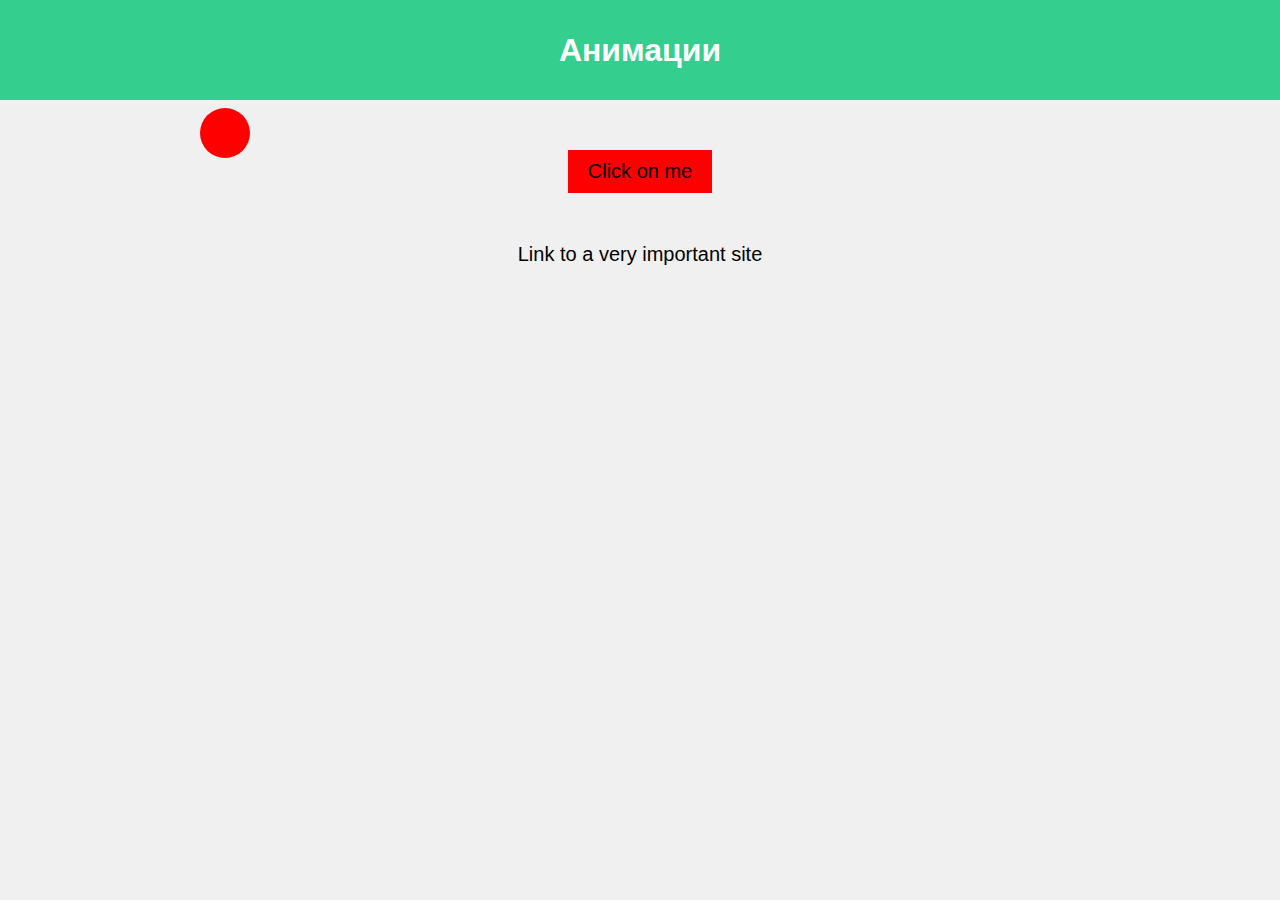
<file: Laba2/6_lab_EVT.html>
<!DOCTYPE html>
<html lang="en">
<head>
    <meta charset="UTF-8">
    <meta http-equiv="X-UA-Compatible" content="IE=edge">
    <meta name="viewport" content="width=device-width, initial-scale=1.0">
    <link rel="stylesheet" href="style.css">
    <title>Анимации</title>
</head>
<body>
    <header>
        <h1>Анимации</h1>
    </header>
    <button>Click on me</button>
    <a href="#" class="animated-link">Link to a very important site</a>
<div class="ball"></div>
</body>
</html>
</file>
<file: AUTOreview/css/style.css>
* {
  margin: 0;
  padding: 0;
  -webkit-box-sizing: border-box;
  -moz-box-sizing: border-box;
  box-sizing: border-box;
}

body {
  position: relative;
}

.wrapper {
  position: relative;
  width: 100%;
  margin: 3rem 5rem 6rem 5rem;
  display: flex;
  justify-content: center;
  align-items: center;
}

.slider {
  position: relative;
  overflow: hidden;
  max-height: 900px;
  max-width: 900px;
  height: auto;
  border-radius: 10px;
  box-shadow: 0 4px 20px rgba(0, 0, 0, 0.3);
}

.slider-items {
  width: 500%;
  height: 100%;
  display: flex;
  transition: transform 0.7s ease-in-out;
}

.slider-items .item {
  width: 20%;
  flex-shrink: 0;
}

.slider-items .item img {
  width: 100%;
  height: auto;
  display: block;
}

.slider-items input {
  position: absolute;
  visibility: hidden;
}

.slider-nav {
  position: absolute;
  bottom: 25px;
  width: 100%;
  display: flex;
  justify-content: center;
  gap: 10px;
  z-index: 10;
}

.slider-nav .slider-nav-item {
  width: 12px;
  height: 12px;
  border: 2px solid #fff;
  border-radius: 50%;
  margin: 0 5px;
  cursor: pointer;
  transition: background-color 0.3s ease;
}

.slider-nav .slider-nav-item:hover,
.slider-nav .slider-nav-item.active {
  background-color: #fff;
}

/* Анимация слайдов */
#s1:checked ~ .slider-items {
  transform: translateX(0);
}
#s2:checked ~ .slider-items {
  transform: translateX(-20%);
}
#s3:checked ~ .slider-items {
  transform: translateX(-40%);
}
#s4:checked ~ .slider-items {
  transform: translateX(-60%);
}
#s5:checked ~ .slider-items {
  transform: translateX(-80%);
}

/* Показываем активную точку навигации */
#s1:checked ~ .slider-nav .slider-nav-item:nth-child(1),
#s2:checked ~ .slider-nav .slider-nav-item:nth-child(2),
#s3:checked ~ .slider-nav .slider-nav-item:nth-child(3),
#s4:checked ~ .slider-nav .slider-nav-item:nth-child(4),
#s5:checked ~ .slider-nav .slider-nav-item:nth-child(5) {
  background-color: #fff;
}

.slider-container {
  position: relative;
  width: 100%;
  max-width: 1200px;
  margin: 0 auto;
  overflow: hidden;
  border-radius: 10px;
  box-shadow: 0 4px 10px var(--black);
}

.slider {
  display: flex;
  transition: transform 0.5s ease;
  height: 400px;
}

.slider-item {
  min-width: 100%;
  position: relative;
  display: none;
}

.slider-item.active {
  display: block;
}

.slider-item img {
  width: 100%;
  height: 100%;
  object-fit: cover;
}

.slider-caption {
  position: absolute;
  bottom: 0;
  left: 0;
  right: 0;
  background: linear-gradient(to top, rgba(0,0,0,0.7), transparent);
  color: white;
  padding: 20px;
  text-align: center;
}

.slider-control {
  position: absolute;
  top: 50%;
  transform: translateY(-50%);
  background: rgba(0,0,0,0.5);
  color: white;
  border: none;
  border-radius: 50%;
  width: 40px;
  height: 40px;
  font-size: 20px;
  cursor: pointer;
  z-index: 10;
}

.slider-control.prev {
  left: 15px;
}

.slider-control.next {
  right: 15px;
}

.slider-indicators {
  position: absolute;
  bottom: 20px;
  left: 50%;
  transform: translateX(-50%);
  display: flex;
  gap: 10px;
}

.slider-indicators span {
  width: 12px;
  height: 12px;
  border-radius: 50%;
  background: rgba(255,255,255,0.5);
  cursor: pointer;
  transition: all 0.3s ease;
}

.slider-indicators span.active {
  background: white;
  transform: scale(1.2);
}

/* Стили для панели поиска и сортировки */
.search-sort-panel {
  display: flex;
  justify-content: space-between;
  align-items: center;
  margin: 2rem 0;
  padding: 0 1rem;
  gap: 1rem;
  flex-wrap: wrap;
}

.search-box {
  display: flex;
  align-items: center;
  background: #fff;
  border-radius: 30px;
  padding: 0.5rem 1rem;
  box-shadow: 0 2px 5px rgba(0, 0, 0, 0.1);
  flex-grow: 1;
  max-width: 400px;
}

.search-box input {
  flex-grow: 1;
  border: none;
  padding: 0.5rem;
  background: transparent;
  outline: none;
  font-size: 1rem;
}

.search-box button {
  background: none;
  border: none;
  color: #4a6fa5;
  cursor: pointer;
  font-size: 1.2rem;
  transition: all 0.3s ease;
}

.search-box button:hover {
  color: #166088;
  transform: scale(1.1);
}

.sort-btn {
  padding: 0.5rem 1rem;
  border-radius: 5px;
  border: none;
  background: #4a6fa5;
  color: white;
  cursor: pointer;
  font-size: 1rem;
  transition: all 0.3s ease;
}

.sort-btn:hover {
  background: #166088;
  transform: translateY(-2px);
}

/* Адаптивность */
@media (max-width: 576px) {
  .search-sort-panel {
    flex-direction: column;
    align-items: stretch;
  }

  .search-box {
    max-width: 100%;
  }
}
</file>
<file: EVT_lab3/style.css>
* {
  box-sizing: border-box;
  padding: 0;
  margin: 0;
}
body {
  font-family: sans-serif;
}
header {
  background: rgb(52, 206, 142);
  height: 100px;
}
h1 {
  color: white;
  text-align: center;
  line-height: 100px;

}
article {
  background: rgba(16, 233, 215, 0.178);
  padding: 10px;
  margin: 10px;
}
.group-a {
  display: flex;
  flex-direction: row;
}
.group-b {
  display: flex;
  flex-direction: row-reverse;
}
.group-c {
  display: flex;
  flex-direction: column-reverse;
}
.group-d {
  display: flex;
  flex-direction: column;
}
.group-e {
  display: flex;
  flex-direction: row;
  flex-basis: 50%;
}
.group-f {
  display: flex;
  flex-direction: row;
  flex-basis: 50%;
}
</file>
<file: EVT_lab8/style.css>
html {
  font-family: sans-serif;
}

body {
  padding: 0;
  margin: 0;
}

header {
  background: rgb(52, 206, 142);
  height: 100px;
}

h1 {
  text-align: center;
  color: white;
  line-height: 100px;
  margin: 0;
}

article {
  padding: 10px;
  margin: 10px;
  background: rgba(16, 233, 215, 0.178);
}

.grid{
  display: grid;
  grid-template: repeat(4, 1fr) / repeat(4, 1fr);
  grid-template-areas:
    "one two three three"
    "one four three three"
    "one five six seven"
    "eight nine nine ten";
}

article:nth-child(1){
  grid-area: one;
}

article:nth-child(2){
  grid-area: two;
}

article:nth-child(3){
  grid-area: three;
}

article:nth-child(4){
  grid-area: four;
}

article:nth-child(5){
  grid-area: five;
}

article:nth-child(6){
  grid-area: six;
}

article:nth-child(7){
  grid-area: seven;
}

article:nth-child(8){
  grid-area: eight;
}

article:nth-child(9){
  grid-area: nine;
}

article:nth-child(10){
  grid-area: ten;
}
</file>
<file: Laba2/style.css>
html {
    font-family: sans-serif;
  }

body {
  margin: 0;
  display: flex;
  flex-direction: column;
  align-items: center;
  justify-content: center;
  height: 100%;
  background-color: #f0f0f0;
}

header {
  background: rgb(52, 206, 142);
  height: 100px;
  width: 100%;
}

h1 {
  text-align: center;
  color: white;
  line-height: 100px;
  margin: 0;
}

button {
  margin: 50px;
  font-size: 20px;
  background-color: red;
  animation: vibrate;
  animation-duration: 0.05s;
  animation-iteration-count: infinite;
  animation-direction: alternate;
  border: none;
  padding: 10px 20px;
  cursor: pointer;
  outline: none;
  transition: background-color 0.3s;
}

button:hover {
  animation: none; /* Останавливаем анимацию при наведении */
  background-color: green; /* Меняем цвет на зеленый */
}

@keyframes vibrate {
  0% {
    transform: translateX(0); /* Начальная позиция */
  }
  50% {
    transform: translateX(7px); /* Сдвиг вправо */
  }
  100% {
    transform: translateX(-7px); /* Сдвиг влево */
  }
}

.animated-link {
  font-size: 20px;
  color: black;
  text-decoration: none; /* без подчеркивание */
  position: relative;
}

.animated-link:hover {
  color: green;
}

.animated-link::after {
  content: '';
  position: absolute;
  left: 50%; /* начало с центра */
  bottom: -2px;
  height: 2px; /* высота подчеркивания */
  width: 0;
  background: green;
  transition: width 0.4s ease, left 0.4s ease; /* плавный переход */
}

.animated-link:hover::after {
  width: 100%; /* ширина подчеркивания при наведении */
  left: 0; /* Сдвигаем влево, чтобы растянуть подчеркивание */
}

a {
  font-size: 20px;
}

.ball {
  position: absolute;
  animation: ball 1s;
  width: 50px;
  height: 50px;
  background-color: red;
  border-radius: 50%;
  left: 200px;
  animation: drop 4s infinite; /* Запускаем анимацию */
}

@keyframes drop {
  0% {
    top: 50px;
  }
  50% {
    top: calc(100vh - 50px);
    transform: scaleY(0.8); /* упругая деформация */
  }
  75%{
    top: calc(50vh - 50px);
    transform: scaleY(1)
  }
  100%{
    top: calc(100vh - 50px);
    transform: scaleY(0.9);
  }
}
</file>
<file: AUTOreview/css/main.css>
@import "./reset.css";
@import url('https://fonts.googleapis.com/css2?family=DM+Sans:wght@400;500;700&family=Poppins:wght@400;500;700&display=swap');

/*
font-family: 'DM Sans', sans-serif;
font-family: 'Poppins', sans-serif;
*/

/* * {
    border: 1px solid red;
} */

:root {
    --blackpure: #000;
    --black: #171718;
    --black-border: #26292D;
    --white: #fff;
    --nardo: #2f2c2c;

    --text-color: var(--black);

    --dark-bg: var(--black);
    --dark-border: var(--black-border);
    --header-text: var(--white);
    --accent: var(--nardo);

    /* Light mode */
    --page-bg: var(--white);
    --text-color: var(--black);

    --title-1: var(--accent);

    --project-card-bg: var(--white);
    --project-card-text: var(--black);
    --box-shadow: 0px 5px 35px rgba(0, 0, 0, 0.25);
}

.dark {
     /* Dark mode */
    --page-bg: #252526;
    --text-color: var(--white);

    --title-1: var(--white);

    --project-card-bg: var(--black);
    --project-card-text: var(--white);
    --box-shadow: 0px 5px 35px rgba(0, 0, 0, 0.8);
}

html, body {
    display: flex;
    flex-direction: column;
    min-height: 100vh;

    font-family: 'DM Sans', sans-serif;
    letter-spacing: -0.5px;

    /* Light mode */
    background-color: var(--page-bg);
    color: var(--text-color);
}

/* General */

.container {
    margin: 0 auto;
    padding: 0 15px;
    max-width: 1200px;
}

.none {
    display: none !important;
}

.section {
    padding: 70px 0;
}

.title-1 {
    margin-bottom: 60px;

    font-size: 60px;
    font-weight: 700;
    line-height: 1.3;
    color: var(--title-1);
    text-align: center;
}

.title-2 {
    margin-bottom: 20px;

    font-size: 40px;
    font-weight: 700;
    line-height: 1.3;
}

/* Nav */

.nav {
    padding: 20px 0;
    border-bottom: 1px solid var(--dark-border);
    background-color: var(--dark-bg);
    color: var(--header-text);
    letter-spacing: normal;
}

.nav-row {
    display: flex;
    justify-content: flex-end;
    align-items: center;
    column-gap: 30px;
    row-gap: 20px;
    flex-wrap: wrap;
}

.burger-menu{
    display: none;
    position: relative;
    width: 40px;
    height: 40px;
    border: 1px solid transparent;
    background-color: transparent;
    z-index: 1000;
}

.burger-menu span{
    position: absolute;
    width: 30px;
    height: 3px;
    background-color: #fff;
    left: 5px;
    transition: transform .5s, opacity .5s, background-color .5s;
}

.burger-menu span:nth-child(1){
    transform: translateY(-10px);
}

.burger-menu span:nth-child(3){
    transform: translateY(10px);
}

.nav.open .burger-menu span:nth-child(1){
    transform: translateY(0) rotate(45deg);
}

.nav.open .burger-menu span:nth-child(2){
    opacity: 0;
}

.nav.open .burger-menu span:nth-child(3){
    transform: translateY(0) rotate(-45deg);
}

.nav.open .burger-menu span{
    background-color: white
}


.logo {
    margin-right: auto;
    color: var(--header-text);
    font-size: 30px;
    font-family: 'Poppins', sans-serif;
}

.logo strong {
    font-weight: 700;
}

.nav-list {
    display: flex;
    flex-wrap: wrap;
    row-gap: 10px;
    align-items: center;
    column-gap: 40px;
    font-size: 16px;
    font-weight: 500;
    font-family: 'Poppins', sans-serif;
}

.nav-list__link {
    color: var(--header-text);
    transition: opacity 0.2s ease-in;
}

.nav-list__link:hover {
    opacity: 0.8;
}

.nav-list__link--active {
    position: relative;
}

.nav-list__link--active::before {
    content: "";

    position: absolute;
    left: 0;
    top: 100%;

    display: block;
    height: 2px;
    width: 100%;
    background-color: var(--accent);
}

/* Dark mode btn */

.dark-mode-btn {
    order: 9;

    position: relative;
    display: flex;
    justify-content: space-between;

    width: 51px;
    height: 26px;
    padding: 5px;

    border-radius: 50px;
    background-color: #272727;
}

.dark-mode-btn::before {
    content: "";

    position: absolute;
    top: 1px;
    left: 1px;

    display: block;
    width: 24px;
    height: 24px;

    border-radius: 50%;
    background-color: var(--white);

    transition: left 0.2s ease-in;
}

.dark-mode-btn--active::before {
    left: 26px;
}

.dark-mode-btn__icon {
    position: relative;
    z-index: 9;
}

/* Header */

.header {
    padding: 40px 0;
    min-height: 695px;

    display: flex;
    justify-content: center;
    align-items: center;

    background-color: var(--dark-bg);
    background-image: url('./../img/header-bg.png');
    background-repeat: no-repeat;
    background-size: auto;
    background-position: center center;

    color: var(--header-text);
    text-align: center;
}

.header__wrapper {
    padding: 0 15px;
    max-width: 660px;
}

.header__title {
    margin-bottom: 20px;
    font-size: 40px;
    font-weight: 700;
    line-height: 1.4;
}

.header__title strong {
    font-size: 60px;
    font-weight: 700;
}

.header__title em {
    font-style: normal;
    color: var(--accent);
}

.header__text {
    margin-bottom: 40px;
    font-size: 30px;
    line-height: 1.333;
}

.header__text p + p{
    margin-top: 0.5em;
}

/* Btn */

.btn {
    display: inline-block;
    height: 48px;
    padding: 12px 28px;

    border-radius: 5px;
    background-color: var(--accent);
    color: var(--white);
    letter-spacing: 0.15px;
    font-size: 16px;
    font-weight: 500;

    transition: opacity 0.2s ease-in;
}

.btn:hover {
    opacity: 0.8;
}

.btn:active {
    position: relative;
    top: 1px;
}

/* Btn outline */

.btn-outline {
    display: flex;
    column-gap: 10px;
    align-items: center;

    height: 48px;
    padding: 12px 20px;

    border-radius: 5px;
    border: 1px solid var(--blackpure);
    background-color: var(--white);
    color: var(--blackpure);

    transition: opacity 0.2s ease-in;
}

.btn-outline:hover {
    opacity: 0.8;
}

.btn-outline:active {
    position: relative;
    top: 1px;
}

/* Projects  */

.projects {
    display: flex;
    justify-content: center;
    flex-wrap: wrap;
    column-gap: 30px;
    row-gap: 30px;
}

.project {
    max-width: 370px;
    background-color: var(--project-card-bg);
    box-shadow: var(--box-shadow);
    border-radius: 10px;
    transition: transform 0.3s ease-in-out;
}

.project:hover {
    transform: scale(1.25);
}

.project__img {
    border-radius: 10px;
}

.project__title {
    padding: 15px 20px 25px;
    font-weight: 700;
    font-size: 24px;
    line-height: 1.3;
    color: var(--project-card-text);
}

/* Project details */

.project-details {
    margin: 0 auto;
    max-width: 865px;

    display: flex;
    flex-direction: column;
    align-items: center;

    text-align: center;
}

.project-details__cover {
    max-width: 100%;
    margin-bottom: 40px;

    box-shadow: 0px 5px 35px rgba(0, 0, 0, 0.25);
    border-radius: 10px;
}

.project-details__desc {
    margin-bottom: 30px;

    font-weight: 700;
    font-size: 24px;
    line-height: 1.3;
}

/* Content list */

.content-list {
    margin: 0 auto;
    max-width: 570px;
    display: flex;
    flex-direction: column;
    align-items: center;
    row-gap: 40px;
    text-align: center;
}

.content-list a {
    color: var(--accent);
}

.content-list__item {
    font-size: 30px;
    line-height: 1.5;
}

.content-list__item p + p {
    margin-top: 0.5em;
}

/* Footer */

.footer {
    margin-top: auto;
    padding: 60px 0 50px;
    background-color: var(--dark-bg);
    color: var(--header-text);
}

.footer__wrapper {
    display: flex;
    flex-direction: column;
    align-items: center;
    row-gap: 27px;
}

.social {
    display: flex;
    column-gap: 30px;
    align-items: center;
}

.copyright {
    font-size: 16px;
}

.copyright p + p {
    margin-top: 0.5em;
}

@media (max-width: 620px) {
    .burger-menu{
    display: block;
    }
    .nav-row {
        position: absolute;
        left: -350px;
        top: 0;
        width: 350px;
        background-color: rgb(0, 0, 0);
        padding: 75px 20px 20px 20px;
        transition: transform .5s;
    }
    .nav-list {
        display: block;
    }
    .nav-list__link {
        color: white;
        font-size: 21px;
        display: block;
        padding: 10px 0;
    }
    .nav.open .nav-row {
        transform: translateX(100%);
    }


    /* Header  */

    .header {
        min-height: unset;
    }

    .header__title {
        font-size: 30px;
    }

    .header__title strong {
        font-size: 40px;
    }

    /* Nav */

    .nav-row {
        justify-content: space-between;
    }

    .dark-mode-btn {
        order: 0;
    }

    /* General */

    .section {
        padding: 40px 0;
    }

    .title-1 {
        margin-bottom: 30px;
        font-size: 40px;
    }

    .title-2 {
        margin-bottom: 10px;
        font-size: 30px;
    }

    /* Projects */

    .project__title {
        font-size: 22px;
    }

    /* Project page */

    .project-details__desc {
        margin-bottom: 20px;
        font-size: 22px;
    }

    /* Content List */

    .content-list {
        row-gap: 20px;
    }

    .content-list__item {
        font-size: 16px;
    }

    /* Footer */

    .footer {
        padding: 40px 0 30px;
    }

    .footer__wrapper {
        row-gap: 20px;
    }

    /* Social */

    .social {
        column-gap: 20px;
    }

    .social__item {
        width: 28px;
    }

}
</file>
